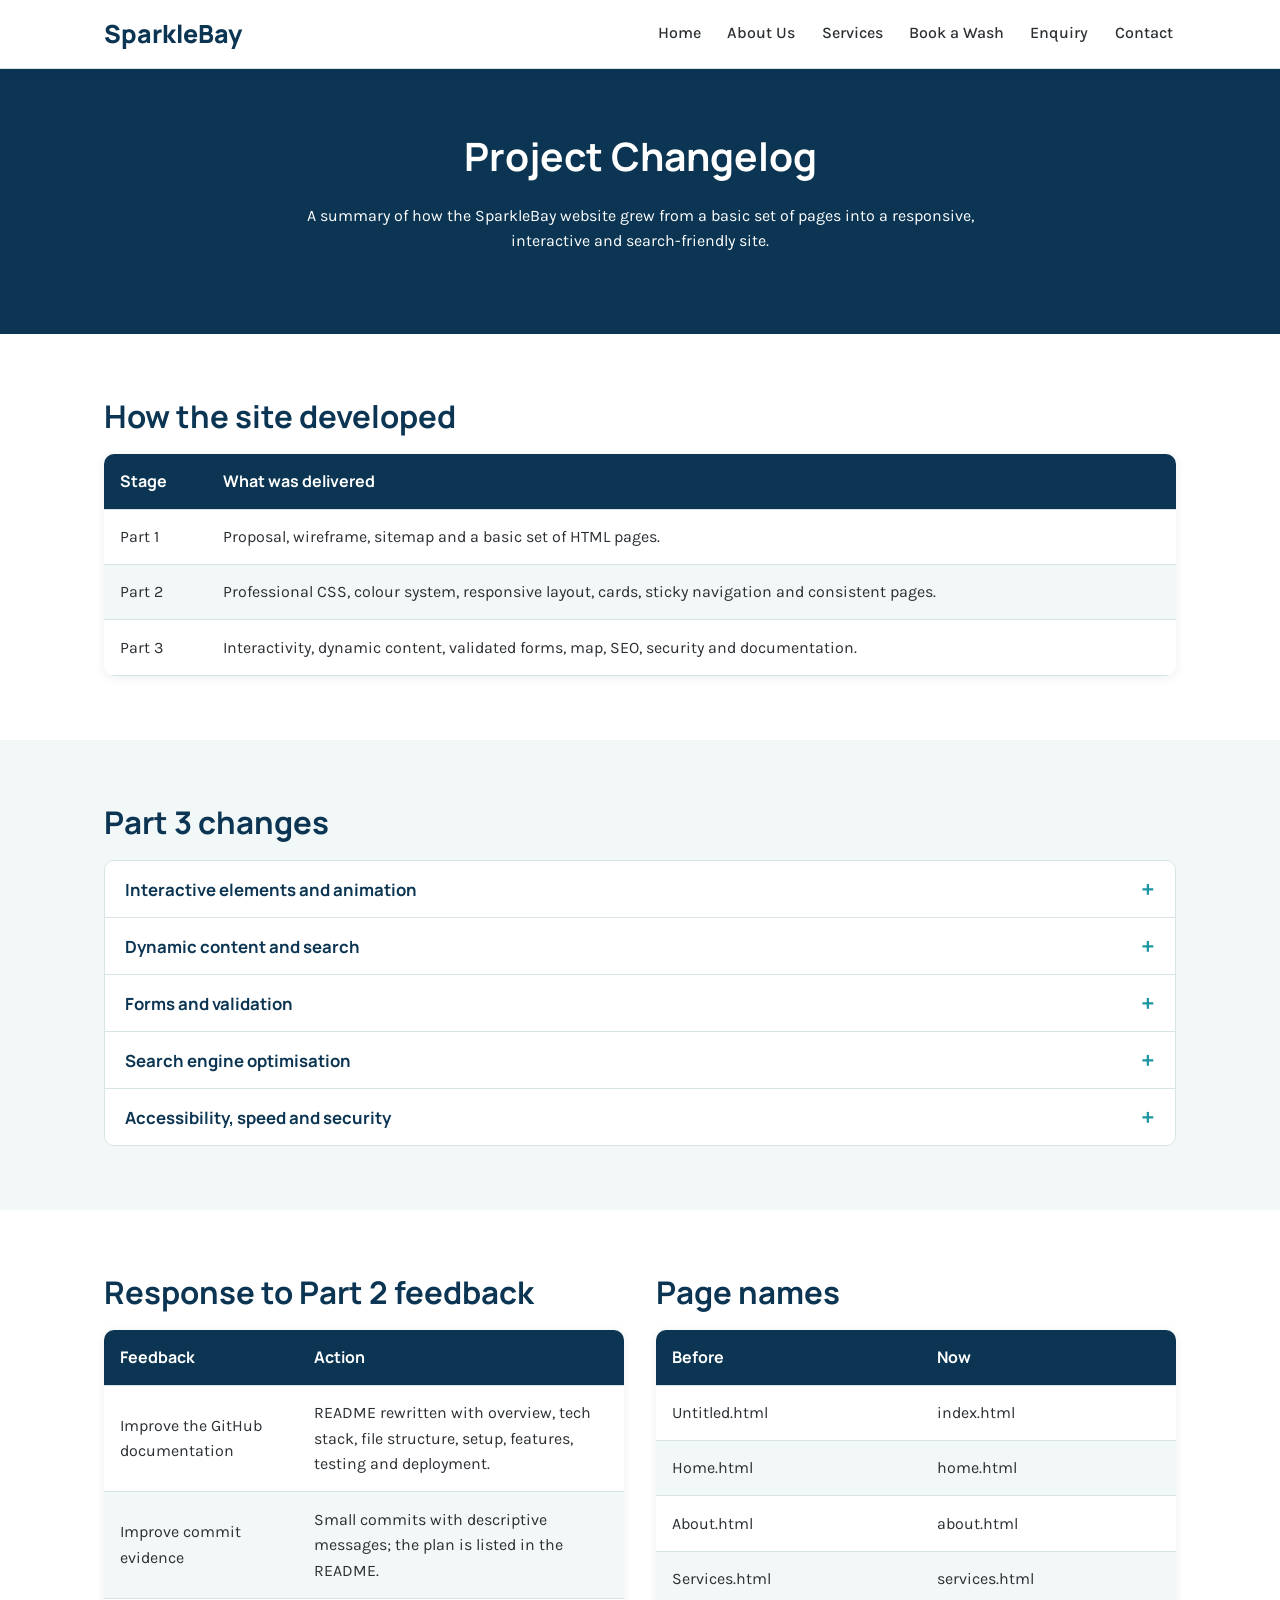
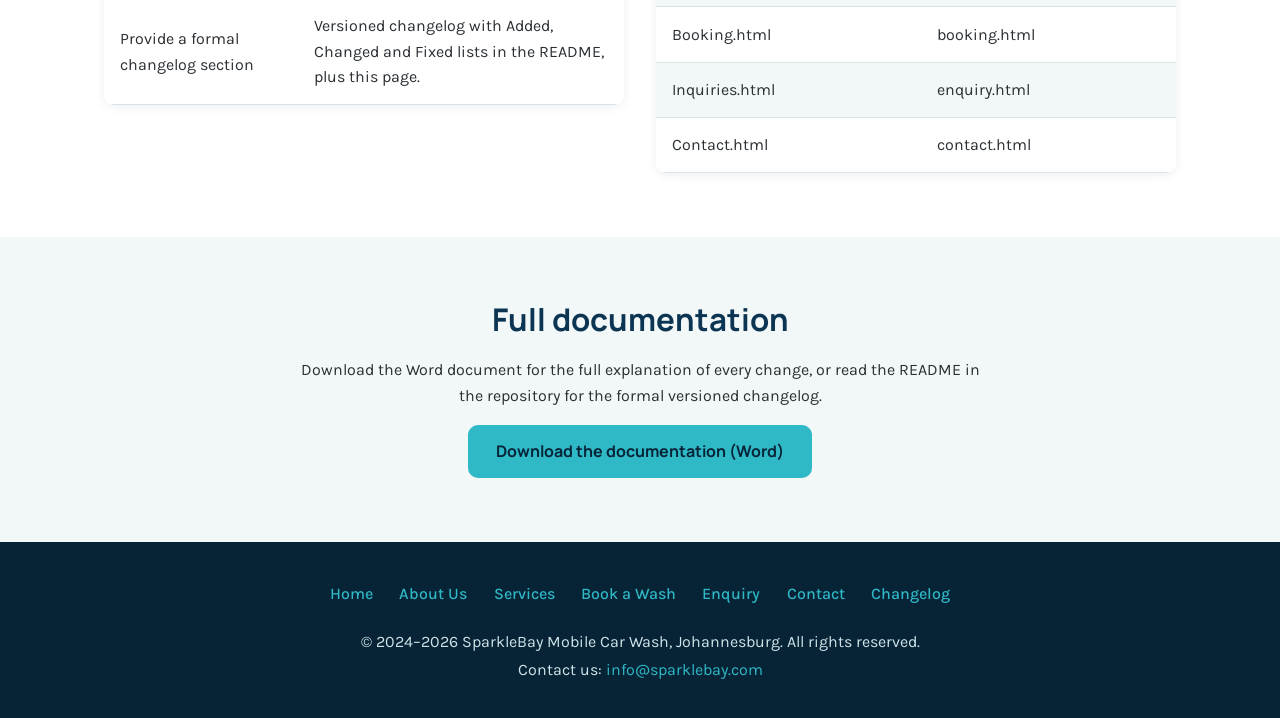
<file: sparklebay part3/changelog.html>
<!DOCTYPE html>
<html lang="en-ZA">
<head>
    <meta charset="UTF-8">
    <meta name="viewport" content="width=device-width, initial-scale=1.0">
    <title>Project Changelog and Documentation | SparkleBay</title>
    <meta name="description" content="See what changed on the SparkleBay website: the Part 2 feedback response, new interactive features, forms, SEO improvements and the documentation download.">
    <meta name="keywords" content="SparkleBay changelog, website changes, project documentation">
    <meta name="author" content="SparkleBay">
    <meta name="robots" content="index, follow">
    <meta name="referrer" content="strict-origin-when-cross-origin">
    <meta name="theme-color" content="#0b3552">
    <link rel="canonical" href="https://sparklebay.netlify.app/changelog.html">
    <meta property="og:type" content="website">
    <meta property="og:locale" content="en_ZA">
    <meta property="og:site_name" content="SparkleBay Mobile Car Wash">
    <meta property="og:title" content="Project Changelog and Documentation | SparkleBay">
    <meta property="og:description" content="See what changed on the SparkleBay website: the Part 2 feedback response, new interactive features, forms, SEO improvements and the documentation download.">
    <meta property="og:url" content="https://sparklebay.netlify.app/changelog.html">
    <meta property="og:image" content="https://images.unsplash.com/photo-1601362840469-51e4d8d58785?auto=format&fit=crop&w=1200&q=60">
    <meta name="twitter:card" content="summary_large_image">
    <link rel="icon" href="data:image/svg+xml,%3Csvg xmlns='http://www.w3.org/2000/svg' viewBox='0 0 100 100'%3E%3Ctext y='.9em' font-size='90'%3E%F0%9F%9A%BF%3C/text%3E%3C/svg%3E">
    <link rel="preconnect" href="https://fonts.googleapis.com">
    <link rel="preconnect" href="https://fonts.gstatic.com" crossorigin>
    <link rel="preconnect" href="https://images.unsplash.com">
    <link rel="stylesheet" href="https://fonts.googleapis.com/css2?family=Manrope:wght@500;700;800&family=Karla:wght@400;500;700&display=swap">
    <link rel="stylesheet" href="style.css?v=2">
    <link rel="stylesheet" href="part3.css?v=2">
    
    
</head>
<body>
    <a class="skip-link" href="#main">Skip to main content</a>
    <header class="site-header">
        <div class="header-inner">
            <p class="brand"><a href="home.html">SparkleBay</a></p>
            <nav aria-label="Main">
                <a href="home.html">Home</a>
                <a href="about.html">About Us</a>
                <a href="services.html">Services</a>
                <a href="booking.html">Book a Wash</a>
                <a href="enquiry.html">Enquiry</a>
                <a href="contact.html">Contact</a>
            </nav>
        </div>
    </header>
    <main id="main">
        <section class="section--navy section text-center">
            <div class="container">
                <h1>Project Changelog</h1>
                <p style="margin-inline:auto;">A summary of how the SparkleBay website grew from a basic set of pages into a responsive, interactive and search-friendly site.</p>
            </div>
        </section>
        <section class="section">
            <div class="container">
                <h2>How the site developed</h2>
                <div class="table-wrap" data-reveal>
                    <table>
                        <caption class="visually-hidden">Development stages</caption>
                        <thead><tr><th scope="col">Stage</th><th scope="col">What was delivered</th></tr></thead>
                        <tbody>
                            <tr><td>Part 1</td><td>Proposal, wireframe, sitemap and a basic set of HTML pages.</td></tr>
                            <tr><td>Part 2</td><td>Professional CSS, colour system, responsive layout, cards, sticky navigation and consistent pages.</td></tr>
                            <tr><td>Part 3</td><td>Interactivity, dynamic content, validated forms, map, SEO, security and documentation.</td></tr>
                        </tbody>
                    </table>
                </div>
            </div>
        </section>
        <section class="section section--muted">
            <div class="container">
                <h2>Part 3 changes</h2>
                <div class="accordion">
                    <h3><button type="button" class="accordion-trigger" id="cl-t0" aria-expanded="false" aria-controls="cl-p0">Interactive elements and animation</button></h3>
                    <div class="accordion-panel" id="cl-p0" role="region" aria-labelledby="cl-t0"><div><p>Tabs on the About page, an animated FAQ accordion and a photo gallery lightbox on the Services page, scroll-reveal and hover animations built with CSS transitions and JavaScript, and an interactive Leaflet map on the Contact page with a 20 km service area and a distance check.</p></div></div>
                    <h3><button type="button" class="accordion-trigger" id="cl-t1" aria-expanded="false" aria-controls="cl-p1">Dynamic content and search</button></h3>
                    <div class="accordion-panel" id="cl-p1" role="region" aria-labelledby="cl-t1"><div><p>The Services price table is built by JavaScript from one list of services. Visitors can search, filter by category and sort by name or price. Booking and enquiry dropdowns use the same list so prices always match.</p></div></div>
                    <h3><button type="button" class="accordion-trigger" id="cl-t2" aria-expanded="false" aria-controls="cl-p2">Forms and validation</button></h3>
                    <div class="accordion-panel" id="cl-p2" role="region" aria-labelledby="cl-t2"><div><p>Enquiry form with an instant cost, time and availability estimate. Contact form that compiles a ready-to-send email. Booking form sent with AJAX. All three show clear error messages under each field.</p></div></div>
                    <h3><button type="button" class="accordion-trigger" id="cl-t3" aria-expanded="false" aria-controls="cl-p3">Search engine optimisation</button></h3>
                    <div class="accordion-panel" id="cl-p3" role="region" aria-labelledby="cl-t3"><div><p>Unique titles, descriptions and keywords, canonical links, structured data, descriptive image names and alt text, internal links, robots.txt and sitemap.xml.</p></div></div>
                    <h3><button type="button" class="accordion-trigger" id="cl-t4" aria-expanded="false" aria-controls="cl-p4">Accessibility, speed and security</button></h3>
                    <div class="accordion-panel" id="cl-p4" role="region" aria-labelledby="cl-t4"><div><p>Skip link, landmarks, ARIA, keyboard support, lazy images, deferred script, security headers, a spam honeypot and safe text handling in JavaScript.</p></div></div>
                </div>
            </div>
        </section>
        <section class="section">
            <div class="container split">
                <div>
                    <h2>Response to Part 2 feedback</h2>
                    <div class="table-wrap">
                        <table>
                            <caption class="visually-hidden">Feedback and actions</caption>
                            <thead><tr><th scope="col">Feedback</th><th scope="col">Action</th></tr></thead>
                            <tbody>
                                <tr><td>Improve the GitHub documentation</td><td>README rewritten with overview, tech stack, file structure, setup, features, testing and deployment.</td></tr>
                                <tr><td>Improve commit evidence</td><td>Small commits with descriptive messages; the plan is listed in the README.</td></tr>
                                <tr><td>Provide a formal changelog section</td><td>Versioned changelog with Added, Changed and Fixed lists in the README, plus this page.</td></tr>
                            </tbody>
                        </table>
                    </div>
                </div>
                <div>
                    <h2>Page names</h2>
                    <div class="table-wrap">
                        <table>
                            <caption class="visually-hidden">Old and new page names</caption>
                            <thead><tr><th scope="col">Before</th><th scope="col">Now</th></tr></thead>
                            <tbody>
                                <tr><td>Untitled.html</td><td>index.html</td></tr>
                                <tr><td>Home.html</td><td>home.html</td></tr>
                                <tr><td>About.html</td><td>about.html</td></tr>
                                <tr><td>Services.html</td><td>services.html</td></tr>
                                <tr><td>Booking.html</td><td>booking.html</td></tr>
                                <tr><td>Inquiries.html</td><td>enquiry.html</td></tr>
                                <tr><td>Contact.html</td><td>contact.html</td></tr>
                            </tbody>
                        </table>
                    </div>
                </div>
            </div>
        </section>
        <section class="section section--muted text-center">
            <div class="container">
                <h2>Full documentation</h2>
                <p style="margin-inline:auto;">Download the Word document for the full explanation of every change, or read the README in the repository for the formal versioned changelog.</p>
                <a class="btn btn-primary" href="docs/SparkleBay_Project_Documentation.docx" download>Download the documentation (Word)</a>
            </div>
        </section>
    </main>
    <footer class="site-footer">
        <nav class="footer-nav" aria-label="Footer">
            <a href="home.html">Home</a>
            <a href="about.html">About Us</a>
            <a href="services.html">Services</a>
            <a href="booking.html">Book a Wash</a>
            <a href="enquiry.html">Enquiry</a>
            <a href="contact.html">Contact</a>
            <a href="changelog.html">Changelog</a>
        </nav>
        <p>&copy; 2024&ndash;2026 SparkleBay Mobile Car Wash, Johannesburg. All rights reserved.</p>
        <p>Contact us: <a href="mailto:info@sparklebay.com">info@sparklebay.com</a></p>
    </footer>
    <script src="script.js?v=4" defer></script>
</body>
</html>
</file>
<file: sparklebay part3/style.css>
/* SparkleBay Mobile Car Wash — style.css (Part 2 styles; fonts now load from each page's <head>) */
*, *::before, *::after { box-sizing: border-box; }
:root {
  --color-navy: #0b3552; --color-navy-dark: #072437; --color-aqua: #2fb8c6; --color-aqua-dark: #1e97a4;
  --color-white: #ffffff; --color-mist: #f2f7f8; --color-charcoal: #2a2f33; --color-charcoal-soft: #5b6670; --color-border: #d8e3e6;
  --step-0: 1rem; --step-1: 1.25rem; --step-2: 1.563rem; --step-3: 1.953rem; --step-4: 2.441rem; --step-5: 3.052rem;
  --font-heading: 'Manrope', 'Segoe UI', system-ui, sans-serif;
  --font-body: 'Karla', 'Segoe UI', system-ui, sans-serif;
  --radius: 10px;
  --shadow-card: 0 8px 24px rgba(11, 53, 82, 0.12);
  --shadow-soft: 0 2px 10px rgba(11, 53, 82, 0.08);
  --max-width: 1120px;
}
html { scroll-behavior: smooth; }
body { margin: 0; font-family: var(--font-body); font-size: var(--step-0); line-height: 1.6; color: var(--color-charcoal); background-color: var(--color-white); }
img { max-width: 100%; height: auto; display: block; border-radius: var(--radius); }
h1, h2, h3, h4 { font-family: var(--font-heading); color: var(--color-navy); line-height: 1.2; margin: 0 0 0.6em 0; }
h1 { font-size: var(--step-4); } h2 { font-size: var(--step-3); } h3 { font-size: var(--step-2); }
p { margin: 0 0 1em 0; max-width: 70ch; }
a { color: var(--color-aqua-dark); text-decoration: none; }
a:hover, a:focus-visible { color: var(--color-navy); text-decoration: underline; }
ul { padding-left: 1.2em; }
li { margin-bottom: 0.5em; }
:focus-visible { outline: 3px solid var(--color-aqua); outline-offset: 2px; }

.container { width: 100%; max-width: var(--max-width); margin-inline: auto; padding-inline: 1.5rem; }
.section { padding-block: clamp(2.5rem, 5vw, 4.5rem); }
.section--muted { background-color: var(--color-mist); }
.section--navy { background-color: var(--color-navy); color: var(--color-white); }
.section--navy h1, .section--navy h2, .section--navy h3 { color: var(--color-white); }
.grid { display: grid; gap: 1.75rem; }
.grid-2 { grid-template-columns: 1fr; }
.grid-3 { grid-template-columns: 1fr; }
@media (min-width: 640px) { .grid-3 { grid-template-columns: repeat(2, 1fr); } }
@media (min-width: 900px) {
  .grid-2 { grid-template-columns: 1fr 1fr; align-items: center; }
  .grid-3 { grid-template-columns: repeat(3, 1fr); }
}

header.site-header { position: sticky; top: 0; z-index: 50; background-color: var(--color-white); border-bottom: 1px solid var(--color-border); box-shadow: var(--shadow-soft); }
.header-inner { max-width: var(--max-width); margin-inline: auto; padding: 0.85rem 1.5rem; display: flex; flex-wrap: wrap; align-items: center; justify-content: space-between; gap: 0.75rem; }
.brand { font-family: var(--font-heading); font-weight: 800; font-size: var(--step-2); color: var(--color-navy); margin: 0; }
nav { display: flex; flex-wrap: wrap; gap: 0.25rem 1.25rem; }
nav a { color: var(--color-charcoal); font-weight: 500; padding: 0.4em 0.2em; border-bottom: 2px solid transparent; }
nav a:hover, nav a:focus-visible, nav a[aria-current="page"] { color: var(--color-navy); border-bottom-color: var(--color-aqua); text-decoration: none; }

.btn { display: inline-block; font-family: var(--font-heading); font-weight: 700; font-size: var(--step-0); padding: 0.75em 1.6em; border-radius: var(--radius); border: 2px solid transparent; cursor: pointer; transition: background-color 150ms ease, color 150ms ease, transform 150ms ease; }
.btn-primary { background-color: var(--color-aqua); color: var(--color-navy-dark); }
.btn-primary:hover, .btn-primary:focus-visible { background-color: var(--color-aqua-dark); color: var(--color-white); transform: translateY(-2px); }
.btn-primary:active { transform: translateY(0); }
.btn-outline { background-color: transparent; color: var(--color-white); border-color: var(--color-white); }
.btn-outline:hover, .btn-outline:focus-visible { background-color: var(--color-white); color: var(--color-navy); }

.hero { background: linear-gradient(135deg, var(--color-navy) 0%, var(--color-navy-dark) 100%); color: var(--color-white); padding-block: clamp(3rem, 8vw, 6rem); }
.hero-inner { max-width: var(--max-width); margin-inline: auto; padding-inline: 1.5rem; display: grid; gap: 2rem; align-items: center; }
@media (min-width: 900px) { .hero-inner { grid-template-columns: 1.1fr 0.9fr; } }
.hero-eyebrow { color: var(--color-aqua); font-weight: 700; margin: 0 0 0.5rem 0; }
.hero h1 { color: var(--color-white); font-size: clamp(2.2rem, 5vw, var(--step-5)); margin-bottom: 0.4em; }
.hero p { color: #dce8ec; font-size: var(--step-1); max-width: 46ch; }
.hero-actions { margin-top: 1.5rem; display: flex; flex-wrap: wrap; gap: 1rem; }
.hero-figure img { box-shadow: var(--shadow-card); }

.card { background-color: var(--color-white); border: 1px solid var(--color-border); border-radius: var(--radius); padding: 1.75rem; box-shadow: var(--shadow-soft); transition: box-shadow 150ms ease, transform 150ms ease; }
.card:hover, .card:focus-within { box-shadow: var(--shadow-card); transform: translateY(-3px); }
.card h3 { margin-bottom: 0.4em; }

.table-wrap { overflow-x: auto; border-radius: var(--radius); box-shadow: var(--shadow-soft); }
table { width: 100%; border-collapse: collapse; background-color: var(--color-white); min-width: 480px; }
table caption { caption-side: top; text-align: left; font-weight: 700; color: var(--color-navy); padding-bottom: 0.5em; }
th, td { text-align: left; padding: 0.9em 1em; border-bottom: 1px solid var(--color-border); }
th { background-color: var(--color-navy); color: var(--color-white); font-family: var(--font-heading); font-weight: 700; }
tr:nth-child(even) td { background-color: var(--color-mist); }
tr:hover td { background-color: #e6f5f7; }

form { display: grid; gap: 1.1rem; max-width: 560px; }
.form-row { display: grid; gap: 0.4rem; }
label { font-weight: 700; color: var(--color-navy); font-size: 0.95rem; }
input[type="text"], input[type="email"], input[type="tel"], input[type="date"], select, textarea { font-family: var(--font-body); font-size: 1rem; padding: 0.7em 0.85em; border: 1px solid var(--color-border); border-radius: 8px; background-color: var(--color-white); color: var(--color-charcoal); width: 100%; }
input:hover, select:hover, textarea:hover { border-color: var(--color-aqua-dark); }
input:focus-visible, select:focus-visible, textarea:focus-visible { border-color: var(--color-aqua); outline: 3px solid rgba(47, 184, 198, 0.35); outline-offset: 1px; }
textarea { resize: vertical; min-height: 7rem; }
input[type="submit"] { justify-self: start; background-color: var(--color-aqua); color: var(--color-navy-dark); border: none; font-family: var(--font-heading); font-weight: 700; padding: 0.75em 1.8em; border-radius: var(--radius); cursor: pointer; transition: background-color 150ms ease, transform 150ms ease; }
input[type="submit"]:hover, input[type="submit"]:focus-visible { background-color: var(--color-aqua-dark); color: var(--color-white); transform: translateY(-2px); }

.split { display: grid; gap: 2rem; align-items: start; }
@media (min-width: 860px) { .split { grid-template-columns: 1fr 1fr; } }
.info-list p { margin-bottom: 0.7em; }

footer.site-footer { background-color: var(--color-navy-dark); color: #cfe3e8; text-align: center; padding: 2rem 1.5rem; }
footer.site-footer p { margin: 0.2em auto; max-width: none; }
footer.site-footer a { color: var(--color-aqua); }

.splash { min-height: 100vh; display: flex; flex-direction: column; align-items: center; justify-content: center; gap: 1.5rem; text-align: center; background: radial-gradient(circle at top, var(--color-navy) 0%, var(--color-navy-dark) 70%); color: var(--color-white); padding: 2rem; }
.splash h1 { color: var(--color-white); font-size: clamp(2.5rem, 8vw, var(--step-5)); letter-spacing: 0.02em; }
.splash-tagline { max-width: 40ch; font-size: var(--step-1); color: #dce8ec; }
.splash img { max-width: min(90vw, 480px); box-shadow: var(--shadow-card); }

.text-center { text-align: center; }
.mt-2 { margin-top: 2rem; }
.visually-hidden { position: absolute; width: 1px; height: 1px; overflow: hidden; clip: rect(0 0 0 0); white-space: nowrap; }

@media (max-width: 899px) {
  .header-inner { flex-direction: column; align-items: flex-start; }
  nav { width: 100%; justify-content: flex-start; gap: 0.5rem 1rem; }
}
@media (max-width: 639px) {
  :root { --step-4: 2rem; --step-5: 2.4rem; }
  .container { padding-inline: 1rem; }
  .btn, input[type="submit"] { width: 100%; text-align: center; }
  .hero-actions { flex-direction: column; }
  table { min-width: 420px; }
}
@media (prefers-reduced-motion: reduce) {
  html { scroll-behavior: auto; }
  * { transition: none !important; }
}
</file>
<file: sparklebay part3/part3.css>
/* ==========================================================================
   SparkleBay — part3.css
   Additions for Part 3. Loaded AFTER style.css, which is left unchanged.
   ========================================================================== */

/* Accessibility / navigation */
.skip-link { position: absolute; left: -999px; top: 0; background: var(--color-navy); color: #fff; padding: .6rem 1rem; z-index: 100; }
.skip-link:focus { left: 0; color: #fff; }
.brand a { color: inherit; text-decoration: none; }
a.btn:hover, a.btn:focus-visible { text-decoration: none; }
.footer-nav { justify-content: center; margin-bottom: 1rem; }
.footer-nav a { border-bottom: 0; }
.hero-actions a.btn-outline { color: var(--color-white); }
.hero-actions a.btn-outline:hover, .hero-actions a.btn-outline:focus-visible { color: var(--color-navy); }

/* Scroll reveal (class added by script.js, so no-JS visitors see everything) */
.reveal { opacity: 0; transform: translateY(16px); transition: opacity .6s ease, transform .6s ease; }
.reveal.visible { opacity: 1; transform: none; }

/* Tabs */
.tablist { display: flex; flex-wrap: wrap; gap: .25rem; border-bottom: 2px solid var(--color-border); margin-bottom: 1.25rem; }
[role="tab"] { font: 700 1rem var(--font-heading); background: none; border: 0; border-bottom: 3px solid transparent; margin-bottom: -2px; padding: .7em 1.1em; cursor: pointer; color: var(--color-charcoal-soft); transition: color 150ms ease, border-color 150ms ease; }
[role="tab"]:hover { color: var(--color-navy); }
[role="tab"][aria-selected="true"] { color: var(--color-navy); border-bottom-color: var(--color-aqua); }
[role="tabpanel"]:not([hidden]) { animation: fadeIn .3s ease; }
@keyframes fadeIn { from { opacity: 0; transform: translateY(6px); } to { opacity: 1; transform: none; } }

/* Accordion */
.accordion { border: 1px solid var(--color-border); border-radius: var(--radius); overflow: hidden; background: var(--color-white); }
.accordion h3 { margin: 0; font-size: var(--step-1); }
.accordion-trigger { width: 100%; display: flex; justify-content: space-between; align-items: center; gap: 1rem; text-align: left; font: 700 1.05rem var(--font-heading); color: var(--color-navy); background: var(--color-white); border: 0; border-top: 1px solid var(--color-border); padding: 1rem 1.25rem; cursor: pointer; }
.accordion h3:first-child .accordion-trigger { border-top: 0; }
.accordion-trigger:hover { background: var(--color-mist); }
.accordion-trigger::after { content: "+"; font-size: 1.5rem; line-height: 1; color: var(--color-aqua-dark); transition: transform .3s ease; }
.accordion-trigger[aria-expanded="true"]::after { transform: rotate(45deg); }
.accordion-panel { display: grid; grid-template-rows: 0fr; transition: grid-template-rows .3s ease; }
.accordion-panel.open { grid-template-rows: 1fr; }
.accordion-panel > div { overflow: hidden; }
.accordion-panel p { padding: 0 1.25rem 1rem; margin: 0; }

/* Services toolbar */
.toolbar { display: grid; gap: 1rem; grid-template-columns: 1fr; margin-bottom: 1rem; align-items: end; }
@media (min-width: 760px) { .toolbar { grid-template-columns: 2fr 1fr 1fr auto; } }
.toolbar .form-row { margin: 0; }
.toolbar-count { color: var(--color-charcoal-soft); margin: 0 0 .75rem; }
.btn-small { font: 700 .95rem var(--font-heading); padding: .7em 1.2em; border-radius: 8px; border: 2px solid var(--color-navy); background: transparent; color: var(--color-navy); cursor: pointer; }
.btn-small:hover { background: var(--color-navy); color: var(--color-white); }

/* Extra form controls and states */
input[type="number"] { font-family: var(--font-body); font-size: 1rem; padding: .7em .85em; border: 1px solid var(--color-border); border-radius: 8px; width: 100%; }
input[type="search"] { font-family: var(--font-body); font-size: 1rem; padding: .7em .85em; border: 1px solid var(--color-border); border-radius: 8px; width: 100%; }
input.invalid, select.invalid, textarea.invalid { border-color: #b3261e; background: #fff8f7; }
.error-msg { color: #b3261e; font-size: .9rem; margin: 0; min-height: 0; }
.hint { color: var(--color-charcoal-soft); font-size: .9rem; margin: 0; }
.form-status:empty { display: none; }
.form-status, .result-panel { border-radius: var(--radius); padding: 1rem 1.25rem; border: 1px solid var(--color-border); background: var(--color-mist); }
.form-status.success { background: #e8f7ee; border-color: #8fcfa5; color: #14532d; }
.form-status.error { background: #fdecea; border-color: #e3a29d; color: #7a1c14; }
.result-panel { margin-top: 1.5rem; background: #e6f5f7; border-color: var(--color-aqua); }
.result-panel pre { white-space: pre-wrap; background: var(--color-white); padding: 1rem; border-radius: 8px; border: 1px solid var(--color-border); font: .95rem/1.5 var(--font-body); }
dl.quote { display: grid; grid-template-columns: max-content 1fr; gap: .4rem 1.25rem; margin: 0 0 1rem; }
dl.quote dt { font-weight: 700; color: var(--color-navy); }
dl.quote dd { margin: 0; }
button[disabled], input[disabled] { opacity: .6; cursor: not-allowed; }

/* Gallery + lightbox */
.gallery { display: grid; gap: 1rem; grid-template-columns: repeat(auto-fill, minmax(220px, 1fr)); }
.gallery a { display: block; overflow: hidden; border-radius: var(--radius); box-shadow: var(--shadow-soft); }
.gallery img { width: 100%; aspect-ratio: 4 / 3; object-fit: cover; transition: transform .35s ease; }
.gallery a:hover img, .gallery a:focus-visible img { transform: scale(1.06); }
.lightbox { position: fixed; inset: 0; z-index: 200; display: flex; align-items: center; justify-content: center; background: rgba(7, 36, 55, .93); animation: fadeIn .25s ease; padding: 1rem; }
.lightbox[hidden] { display: none; }
.lightbox figure { margin: 0; max-width: min(92vw, 1000px); }
.lightbox img { max-height: 78vh; width: auto; max-width: 100%; margin: 0 auto; }
.lightbox figcaption { color: #fff; text-align: center; padding-top: .75rem; }
.lightbox button { background: rgba(255, 255, 255, .15); color: #fff; border: 0; border-radius: 50%; width: 2.75rem; height: 2.75rem; font-size: 1.4rem; cursor: pointer; }
.lightbox button:hover, .lightbox button:focus-visible { background: var(--color-aqua); color: var(--color-navy-dark); }
.lb-close { position: absolute; top: 1rem; right: 1rem; }
.lb-nav { margin: 0 .5rem; flex: none; }
@media (max-width: 639px) { .lb-nav { position: absolute; bottom: 1rem; } .lb-prev { left: 1rem; } .lb-next { right: 1rem; } }

/* Map */
#map { height: 380px; border-radius: var(--radius); border: 1px solid var(--color-border); z-index: 0; }
.map-bar { display: flex; flex-wrap: wrap; align-items: center; gap: 1rem; margin-top: 1rem; }
.map-bar p { margin: 0; }

@media (prefers-reduced-motion: reduce) {
  .reveal { opacity: 1; transform: none; }
  [role="tabpanel"]:not([hidden]), .lightbox { animation: none; }
}
</file>
